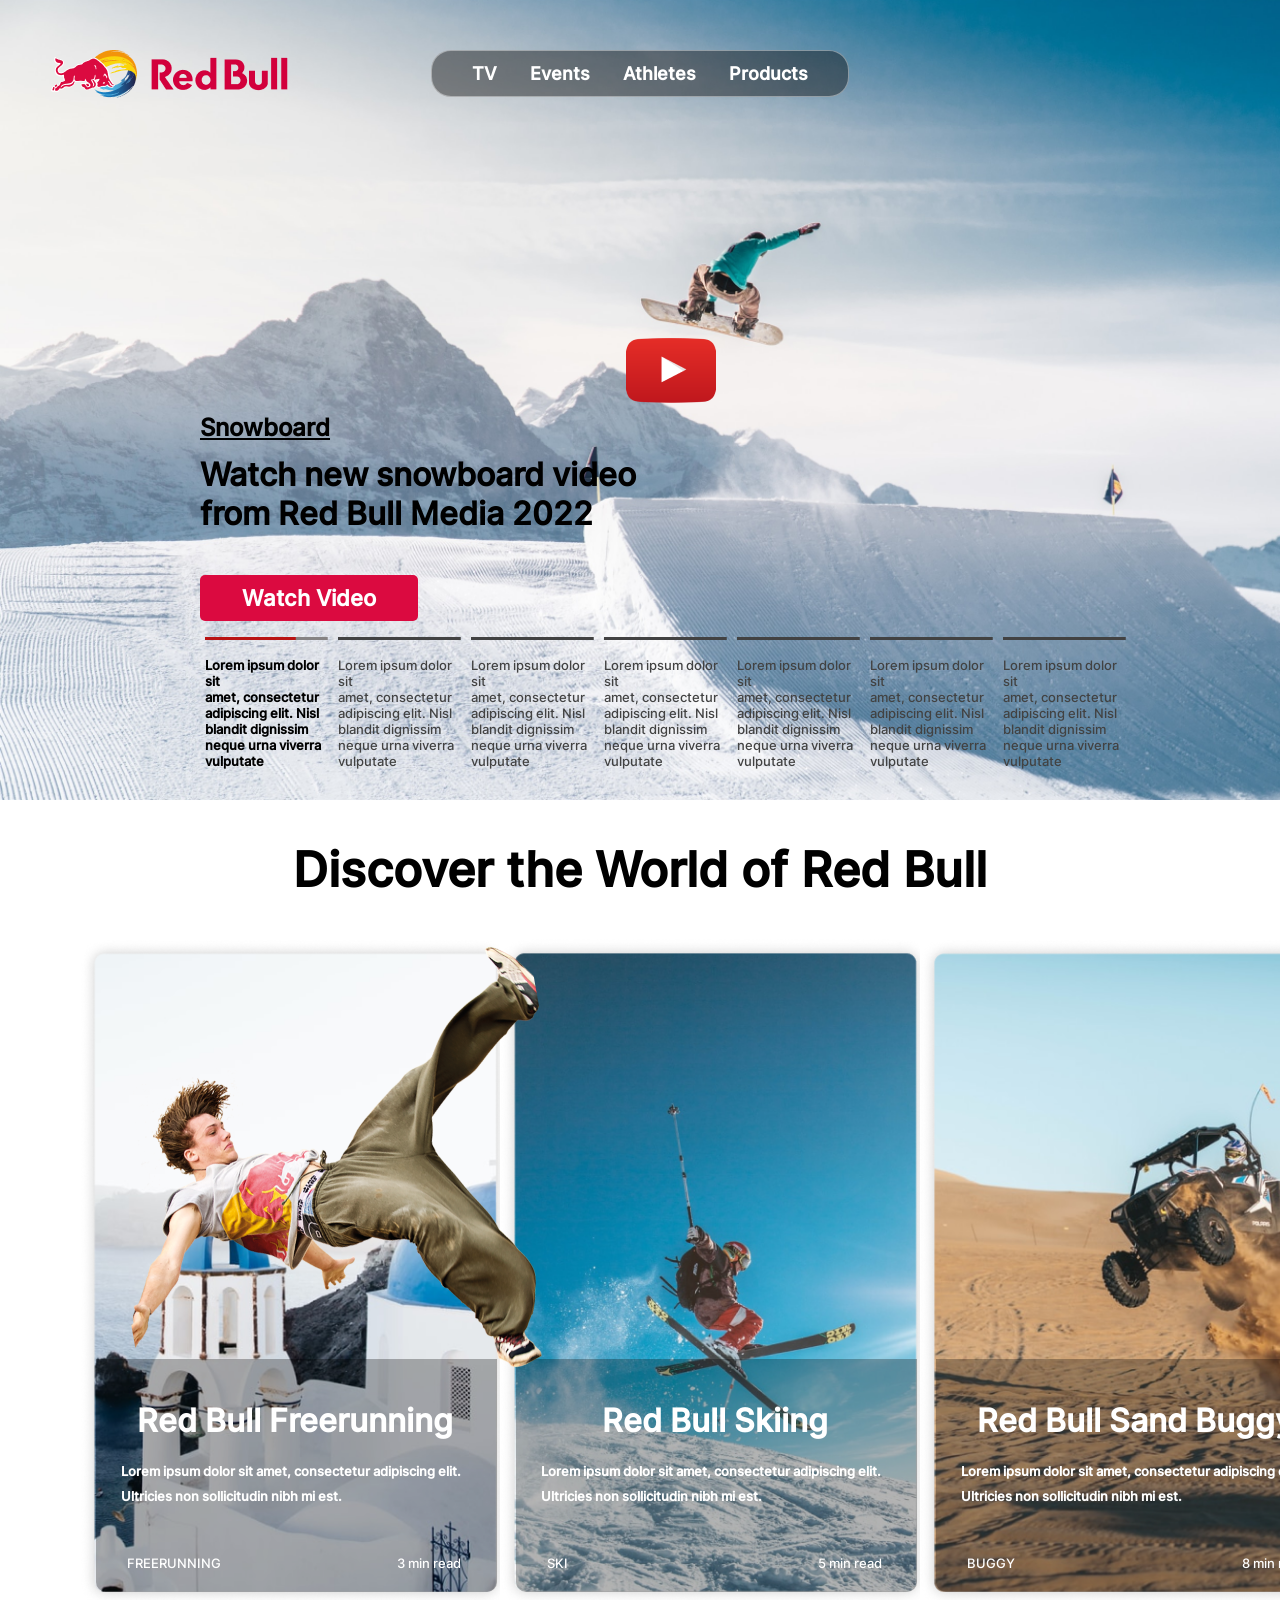
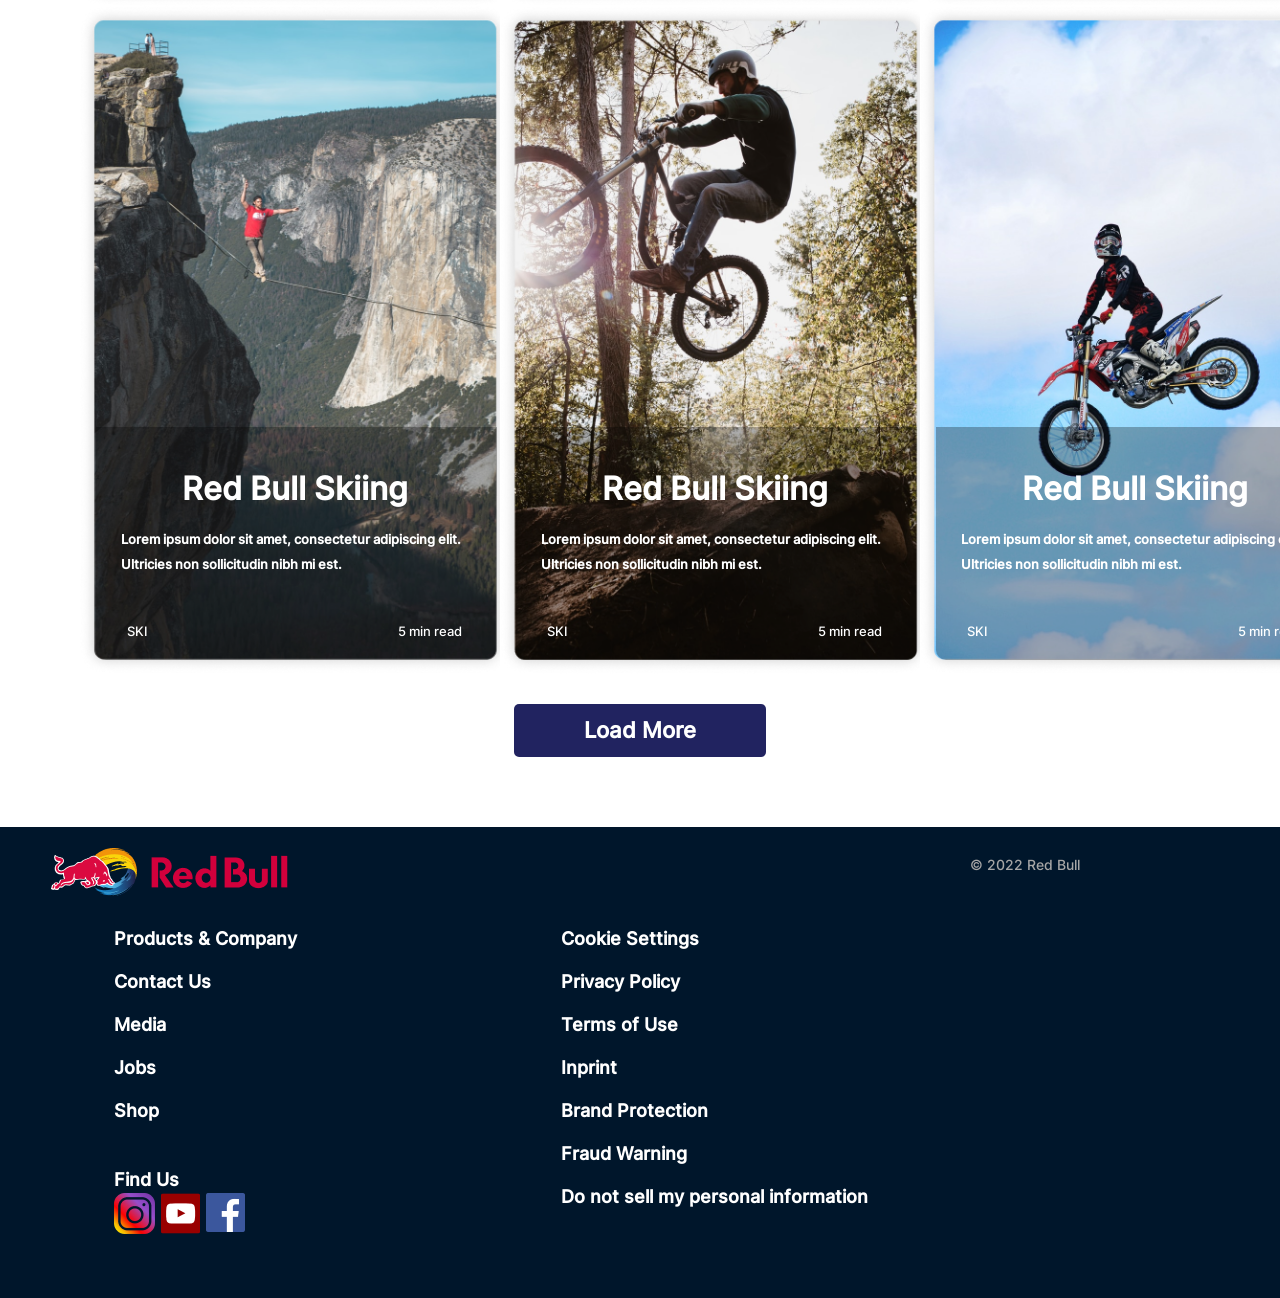
<file: index.html>
<!DOCTYPE html>
<html lang="en">
<head>
    <meta charset="UTF-8">
    <meta name="viewport" content="width=device-width, initial-scale=1.0">
    <title>Document</title>
    <link rel="stylesheet" href="style.css">
</head>
<body>
    <section class="section1">
        <img src="./img/redbullcom-logo 1.png" alt="">
        <div class="yt-logo">
            <img src="./img/YouTube_play_button_icon_(2013–2017) 1.png" alt="">
        </div>
<nav>
    <ul>
        <li>TV</li>
        <li>Events</li>
        <li>Athletes</li>
        <li>Products</li>
    </ul>
</nav>
<div class="main">
    <h5>Snowboard</h5>
    <p>Watch new snowboard video <br> from Red Bull Media 2022</p>
    <button>Watch Video</button>
</div>
<div class="main-end">
    <div>
        <svg xmlns="http://www.w3.org/2000/svg" width="123" height="3" viewBox="0 0 123 3" fill="none">
            <line y1="1.5" x2="122.745" y2="1.5" stroke="#868383" stroke-width="3"/>
            <line y1="1.5" x2="90.7572" y2="1.5" stroke="#B91313" stroke-width="3"/>
            </svg>
        <p class="diff">
            Lorem ipsum dolor sit <br> amet, consectetur <br> adipiscing elit. Nisl <br> blandit dignissim <br> neque urna viverra <br> vulputate
        </p>
    </div>
    <div>
        <svg xmlns="http://www.w3.org/2000/svg" width="123" height="3" viewBox="0 0 123 3" fill="none">
            <line y1="1.5" x2="122.745" y2="1.5" stroke="#424242" stroke-width="3"/>
            </svg>
        <p class="text">
            Lorem ipsum dolor sit <br> amet, consectetur <br> adipiscing elit. Nisl <br> blandit dignissim <br> neque urna viverra <br> vulputate
        </p>
    </div>
    <div>
        <svg xmlns="http://www.w3.org/2000/svg" width="123" height="3" viewBox="0 0 123 3" fill="none">
            <line y1="1.5" x2="122.745" y2="1.5" stroke="#424242" stroke-width="3"/>
            </svg>
        <p class="text">
            Lorem ipsum dolor sit <br> amet, consectetur <br> adipiscing elit. Nisl <br> blandit dignissim <br> neque urna viverra <br> vulputate
        </p>
    </div>
    <div>
        <svg xmlns="http://www.w3.org/2000/svg" width="123" height="3" viewBox="0 0 123 3" fill="none">
            <line y1="1.5" x2="122.745" y2="1.5" stroke="#424242" stroke-width="3"/>
            </svg>
        <p class="text">
            Lorem ipsum dolor sit <br> amet, consectetur <br> adipiscing elit. Nisl <br> blandit dignissim <br> neque urna viverra <br> vulputate
        </p>
    </div>
    <div>
        <svg xmlns="http://www.w3.org/2000/svg" width="123" height="3" viewBox="0 0 123 3" fill="none">
            <line y1="1.5" x2="122.745" y2="1.5" stroke="#424242" stroke-width="3"/>
            </svg>
        <p class="text">
            Lorem ipsum dolor sit <br> amet, consectetur <br> adipiscing elit. Nisl <br> blandit dignissim <br> neque urna viverra <br> vulputate
        </p>
    </div>
    <div>
        <svg xmlns="http://www.w3.org/2000/svg" width="123" height="3" viewBox="0 0 123 3" fill="none">
            <line y1="1.5" x2="122.745" y2="1.5" stroke="#424242" stroke-width="3"/>
            </svg>
        <p class="text">
            Lorem ipsum dolor sit <br> amet, consectetur <br> adipiscing elit. Nisl <br> blandit dignissim <br> neque urna viverra <br> vulputate
        </p>
    </div>
    <div>
        <svg xmlns="http://www.w3.org/2000/svg" width="123" height="3" viewBox="0 0 123 3" fill="none">
            <line y1="1.5" x2="122.745" y2="1.5" stroke="#424242" stroke-width="3"/>
            </svg>
        <p class="text">
            Lorem ipsum dolor sit <br> amet, consectetur <br> adipiscing elit. Nisl <br> blandit dignissim <br> neque urna viverra <br> vulputate
        </p>
    </div>

</div>
</div>

    </section>
    
        <div class="title">
            <h2>
                Discover the World of Red Bull
            </h2>
            </div>
            <section class="section2">
            <div class="cards">
            <div class="abt-redbull">
                <img src="./img/pngwing 1.png" alt="">
                <div class="frame">
                <h3>Red Bull Freerunning</h3>
               <p>Lorem ipsum dolor sit amet, consectetur adipiscing elit. Ultricies non sollicitudin nibh mi est.</p>
                <div class="spans">
                    <h6 class="txt1">FREERUNNING</h6>
                    <h6 class="txt2">3 min read</h6>
                </div>   
               
                </div>
            </div>
            <div class="abt-redbull2">
              
                <div class="frame">
                <h3>Red Bull Skiing</h3>
               <p>Lorem ipsum dolor sit amet, consectetur adipiscing elit. Ultricies non sollicitudin nibh mi est.</p>
                <div class="spans">
                    <h6 class="txt1">SKI</h6>
                    <h6 class="txt3">5 min read</h6>
                </div>   
               
                </div>
            </div>
            <div class="abt-redbull3">
                
                <div class="frame">
                <h3>Red Bull Sand Buggy</h3>
               <p>Lorem ipsum dolor sit amet, consectetur adipiscing elit. Ultricies non sollicitudin nibh mi est.</p>
                <div class="spans">
                    <h6 class="txt1">BUGGY</h6>
                    <h6 class="txt4">8 min read</h6>
                </div>    
                </div>
            </div>
            
            </div>
            <div class="bottom-cards">
            <div class="abt-redbull4">
              
                <div class="frame">
                <h3>Red Bull Skiing</h3>
               <p>Lorem ipsum dolor sit amet, consectetur adipiscing elit. Ultricies non sollicitudin nibh mi est.</p>
                <div class="spans">
                    <h6 class="txt1">SKI</h6>
                    <h6 class="txt3">5 min read</h6>
                </div>   
               
                </div>
            </div>
            <div class="abt-redbull5">
              
                <div class="frame">
                <h3>Red Bull Skiing</h3>
               <p>Lorem ipsum dolor sit amet, consectetur adipiscing elit. Ultricies non sollicitudin nibh mi est.</p>
                <div class="spans">
                    <h6 class="txt1">SKI</h6>
                    <h6 class="txt3">5 min read</h6>
                </div>   
               
                </div>
            </div>
            <div class="abt-redbull6">
              
                <div class="frame">
                <h3>Red Bull Skiing</h3>
               <p>Lorem ipsum dolor sit amet, consectetur adipiscing elit. Ultricies non sollicitudin nibh mi est.</p>
                <div class="spans">
                    <h6 class="txt1">SKI</h6>
                    <h6 class="txt3">5 min read</h6>
                </div>   
               
                </div>
            </div>
        </div>
        <div class="btn">
            <button>Load More</button>
        </div>
        
        </div>
    </section>
    <section class="section3">
        <div class="left-footer">
            <div class="date">
                <img class="footer-img" src="./img/redbullcom-logo 1.png" alt="">
                <p>© 2022 Red Bull</p>
            </div>
            
        </div>
        <div class="footer-menu">
            <div class="footer-links">
                <a href="">Products & Company</a>
                <a href="">Contact Us</a>
                <a href="">Media</a>
                <a href="">Jobs</a>
                <a href="">Shop</a>
                
                    <div class="find-us">

                    <h4>Find Us</h4>
                    <div class="webs">
                    <div>
                        <img src="./img/480px-Instagram-Icon 1.png" alt="">
                    </div>
                    <div>
                        <img src="./img/Youtube-logo-red 1.png" alt="">
                    </div>
                    <div>
                        <img src="./img/Facebook_logo_(square) 1.png" alt="">
                    </div>
                </div>
            </div>
        </div>
        <div class="footer-menu">
            <div class="footer-links">
                <a href="">Cookie Settings</a>
                <a href="">Privacy Policy</a>
                <a href="">Terms of Use</a>
                <a href="">Inprint</a>
                <a href="">Brand Protection</a>
                <a href="">Fraud Warning</a>
                <a href="">Do not sell my personal information</a>
                </div>
    </section>
</body>
</html>
</file>
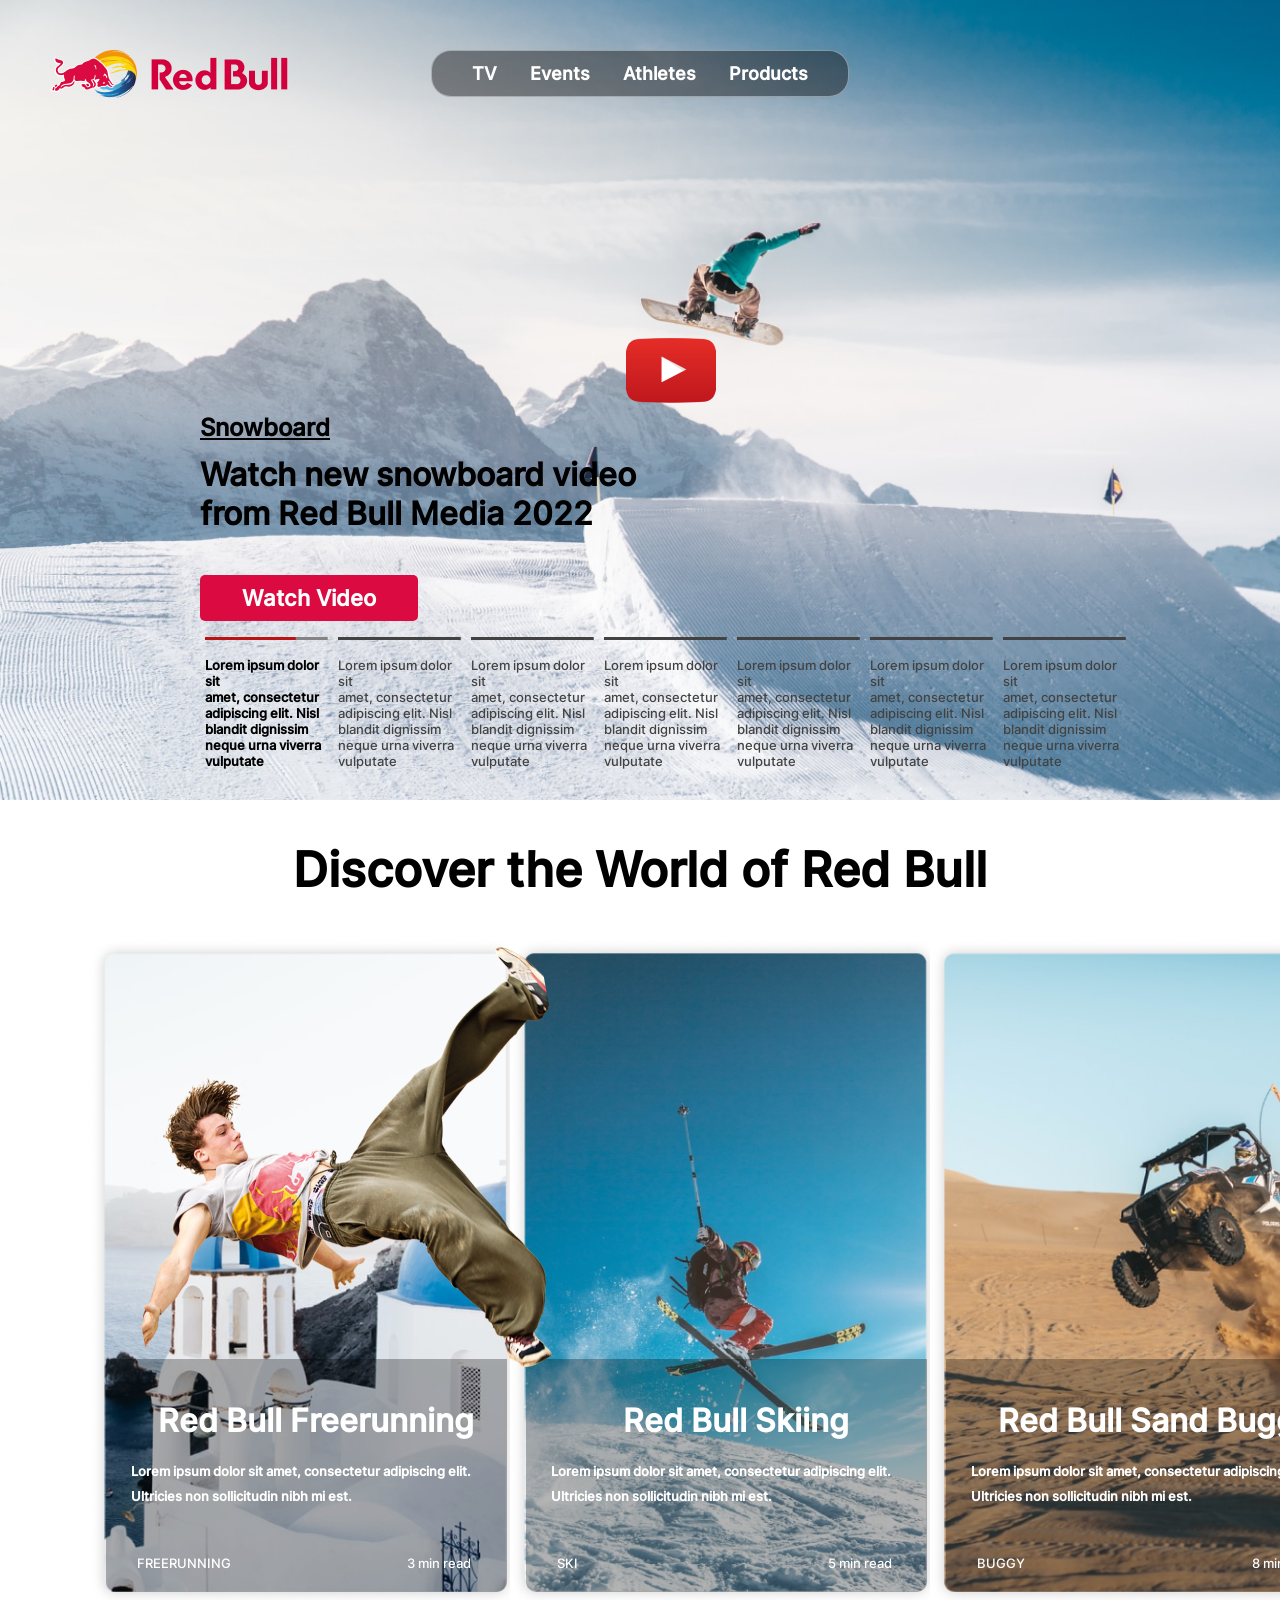
<file: landing page3/landing page3/index.html>
<!DOCTYPE html>
<html lang="en">
<head>
    <meta charset="UTF-8">
    <meta name="viewport" content="width=device-width, initial-scale=1.0">
    <title>Document</title>
    <link rel="stylesheet" href="style.css">
</head>
<body>
    <section class="section1">
        <img src="./img/redbullcom-logo 1.png" alt="">
        <div class="yt-logo">
            <img src="./img/YouTube_play_button_icon_(2013–2017) 1.png" alt="">
        </div>
<nav>
    <ul>
        <li>TV</li>
        <li>Events</li>
        <li>Athletes</li>
        <li>Products</li>
    </ul>
</nav>
<div class="main">
    <h5>Snowboard</h5>
    <p>Watch new snowboard video <br> from Red Bull Media 2022</p>
    <button>Watch Video</button>
</div>
<div class="main-end">
    <div>
        <svg xmlns="http://www.w3.org/2000/svg" width="123" height="3" viewBox="0 0 123 3" fill="none">
            <line y1="1.5" x2="122.745" y2="1.5" stroke="#868383" stroke-width="3"/>
            <line y1="1.5" x2="90.7572" y2="1.5" stroke="#B91313" stroke-width="3"/>
            </svg>
        <p class="diff">
            Lorem ipsum dolor sit <br> amet, consectetur <br> adipiscing elit. Nisl <br> blandit dignissim <br> neque urna viverra <br> vulputate
        </p>
    </div>
    <div>
        <svg xmlns="http://www.w3.org/2000/svg" width="123" height="3" viewBox="0 0 123 3" fill="none">
            <line y1="1.5" x2="122.745" y2="1.5" stroke="#424242" stroke-width="3"/>
            </svg>
        <p class="text">
            Lorem ipsum dolor sit <br> amet, consectetur <br> adipiscing elit. Nisl <br> blandit dignissim <br> neque urna viverra <br> vulputate
        </p>
    </div>
    <div>
        <svg xmlns="http://www.w3.org/2000/svg" width="123" height="3" viewBox="0 0 123 3" fill="none">
            <line y1="1.5" x2="122.745" y2="1.5" stroke="#424242" stroke-width="3"/>
            </svg>
        <p class="text">
            Lorem ipsum dolor sit <br> amet, consectetur <br> adipiscing elit. Nisl <br> blandit dignissim <br> neque urna viverra <br> vulputate
        </p>
    </div>
    <div>
        <svg xmlns="http://www.w3.org/2000/svg" width="123" height="3" viewBox="0 0 123 3" fill="none">
            <line y1="1.5" x2="122.745" y2="1.5" stroke="#424242" stroke-width="3"/>
            </svg>
        <p class="text">
            Lorem ipsum dolor sit <br> amet, consectetur <br> adipiscing elit. Nisl <br> blandit dignissim <br> neque urna viverra <br> vulputate
        </p>
    </div>
    <div>
        <svg xmlns="http://www.w3.org/2000/svg" width="123" height="3" viewBox="0 0 123 3" fill="none">
            <line y1="1.5" x2="122.745" y2="1.5" stroke="#424242" stroke-width="3"/>
            </svg>
        <p class="text">
            Lorem ipsum dolor sit <br> amet, consectetur <br> adipiscing elit. Nisl <br> blandit dignissim <br> neque urna viverra <br> vulputate
        </p>
    </div>
    <div>
        <svg xmlns="http://www.w3.org/2000/svg" width="123" height="3" viewBox="0 0 123 3" fill="none">
            <line y1="1.5" x2="122.745" y2="1.5" stroke="#424242" stroke-width="3"/>
            </svg>
        <p class="text">
            Lorem ipsum dolor sit <br> amet, consectetur <br> adipiscing elit. Nisl <br> blandit dignissim <br> neque urna viverra <br> vulputate
        </p>
    </div>
    <div>
        <svg xmlns="http://www.w3.org/2000/svg" width="123" height="3" viewBox="0 0 123 3" fill="none">
            <line y1="1.5" x2="122.745" y2="1.5" stroke="#424242" stroke-width="3"/>
            </svg>
        <p class="text">
            Lorem ipsum dolor sit <br> amet, consectetur <br> adipiscing elit. Nisl <br> blandit dignissim <br> neque urna viverra <br> vulputate
        </p>
    </div>

</div>
</div>

    </section>
    
        <div class="title">
            <h2>
                Discover the World of Red Bull
            </h2>
            </div>
            <section class="section2">
            <div class="cards">
            <div class="abt-redbull">
                <img src="./img/pngwing 1.png" alt="">
                <div class="frame">
                <h3>Red Bull Freerunning</h3>
               <p>Lorem ipsum dolor sit amet, consectetur adipiscing elit. Ultricies non sollicitudin nibh mi est.</p>
                <div class="spans">
                    <h6 class="txt1">FREERUNNING</h6>
                    <h6 class="txt2">3 min read</h6>
                </div>   
               
                </div>
            </div>
            <div class="abt-redbull2">
              
                <div class="frame">
                <h3>Red Bull Skiing</h3>
               <p>Lorem ipsum dolor sit amet, consectetur adipiscing elit. Ultricies non sollicitudin nibh mi est.</p>
                <div class="spans">
                    <h6 class="txt1">SKI</h6>
                    <h6 class="txt3">5 min read</h6>
                </div>   
               
                </div>
            </div>
            <div class="abt-redbull3">
                
                <div class="frame">
                <h3>Red Bull Sand Buggy</h3>
               <p>Lorem ipsum dolor sit amet, consectetur adipiscing elit. Ultricies non sollicitudin nibh mi est.</p>
                <div class="spans">
                    <h6 class="txt1">BUGGY</h6>
                    <h6 class="txt4">8 min read</h6>
                </div>   
               
                </div>
            </div>
            
            
            </div>
        </div>
    </section>
</body>
</html>
</file>
<file: style.css>
@font-face{
    font-family: "inter";
    src: url(./fonts/Inter-Medium.ttf);
}
*{
    box-sizing: border-box;
}
body{
   margin: 0;
   
}
.section1{
    padding-right: 200px;
    padding-left: 200px;
    margin: 0;
    width: 100%;
    height: 800px;
    background-image: url(./img/Rectangle\ 1.png);
    background-repeat: no-repeat;
    background-size: cover;

}
.section1 img{
    position: absolute;
    margin-top: 50px;
    left: 50px;
}
.yt-logo{
   position: absolute;
   top: 32%;
   left: 45%;
}



nav{
    display: flex;
    justify-content: center;
    align-items: center;
}
ul{
    display: flex;
    gap: 33px;
    align-items: center;
    border-radius: 20px;
    border: 1px solid rgba(255, 255, 255, 0.40);
    background: rgba(0, 0, 0, 0.41);
    width: 418px;
    height: 47px;
    margin-top: 50px;
}
li{
   list-style: none;
   color: #FFF;
   text-align: center;
   font-family: "inter";
   font-size: 18px;
   font-style: normal;
   font-weight: 700;
   line-height: normal;
}
.main{
    margin-top: 300px;
    
}
.main h5{
    color: #000;
    font-family: "inter";
    text-decoration: underline;
    font-size: 24px;
    font-style: normal;
    font-weight: 700;
    line-height: normal;
    margin: 0;
    
}
.main p{
    color: #000;
    font-family: "inter";
    font-size: 32px;
    font-weight: 600;
    margin-top: 13px;
    
    
}
.main button{
    width: 218px;
    height: 46px;
    flex-shrink: 0;
    border-radius: 5px;
    background: #DB0A40;
    border: none;
    color: #FFF;
    text-align: center;
    font-family: "inter";
    font-size: 22px;
    font-weight: 700;
    margin-top: 10px;
}

.main-end{
    display: flex;
    justify-content: space-between;
    align-items: center;

}
.main-end div{
    width: 100%;
margin: 5px;
}
.diff{
    color: #000;
    font-family: "inter";
    font-size: 13px;
    font-style: normal;
    font-weight: 700;
    line-height: normal;
}
.diff{
    color: #000;
font-family: "inter";
font-size: 13px;
font-style: normal;
font-weight: 700;
line-height: normal;
}
.text{
    color: #424242;
    font-family: "inter";
    font-size: 13px;
    font-style: normal;
    font-weight: 400;
    line-height: normal;
}

/*       SECTION 2           */
.section2{
    padding-left:80px ;
    padding-right:  80px; 
    
    
}
.title{
    display: flex;
    flex-direction: column;
    justify-content: center;
    color: #000;
    text-align: center;
    font-family: "inter";
    font-size: 32px;
    font-weight: 700;
    width: 100%;
}
.cards{
    display: flex;
   justify-content: space-between;
    align-items: center;
}

.abt-redbull{
    background-image: url(./img/1.png);
    background-repeat: no-repeat;
    background-size: cover;
    width: 419.889px;
    height: 667.523px;
    flex-shrink: 0;
    border-radius: 10px;
    display: flex;
    
}
.abt-redbull2{
    background-image: url(./img/2.png);
    background-repeat: no-repeat;
    background-size: cover;
    width: 419.889px;
    height: 667.523px;
    flex-shrink: 0;
    border-radius: 10px;
    display: flex;
    
}
.abt-redbull3{
    background-image: url(./img/3.png);
    background-repeat: no-repeat;
    background-size: cover;
    width: 419.889px;
    height: 667.523px;
    flex-shrink: 0;
    border-radius: 10px;
    display: flex;
    
}
.abt-redbull4{
    background-image: url(./img/4.png);
    background-repeat: no-repeat;
    background-size: cover;
    width: 419.889px;
    height: 667.523px;
    flex-shrink: 0;
    border-radius: 10px;
    display: flex;
}
.abt-redbull5{
    background-image: url(./img/5.png);
    background-repeat: no-repeat;
    background-size: cover;
    width: 419.889px;
    height: 667.523px;
    flex-shrink: 0;
    border-radius: 10px;
    display: flex;
}
.abt-redbull6{
    background-image: url(./img/6.png);
    background-repeat: no-repeat;
    background-size: cover;
    width: 419.889px;
    height: 667.523px;
    flex-shrink: 0;
    border-radius: 10px;
    display: flex;
}
.abt-redbull img{
    position: absolute;
}
.frame{
    width: 400.889px;
    height: 232.828px;
    margin-left: 16px;
    flex-shrink: 0;
    border-radius: 0px 0px 10px 10px;
    background: rgba(0, 0, 0, 0.29);
    margin-top: auto;
    margin-bottom: 14px;
    
}
.frame h3{
    display: flex;
    width: 397.889px;
    height: 102.791px;
    flex-direction: column;
    justify-content: center;
    color: #FFF;
    text-align: center;
    font-family: "inter";
    font-size: 32px;
    font-weight: 700;
    margin-top: 10px;
}
.frame p{
    width: 378.013px;
    height: 61.922px;
    margin-top: -45px;
    margin-left: 25px;
    color: #FFF;
    font-family: "inter";
    flex-shrink: 0;
    text-align: left;
    font-size: 13px;
    font-weight: 700;
    line-height: 25px; /* 192.308% */
}
.txt{
    display: flex;
    width: 129.023px;
    height: 19.815px;
    flex-direction: column;
    justify-content: space-between;
    color: #FFF;
    font-family: "inter";
    font-size: 13px;
    font-style: normal;
    font-weight: 700;
    line-height: 25px; /* 192.308% */
}
.spans{
    display: flex;
    gap: 145px;
    align-items: center;
}
.txt1{
    color: #FFF;
    font-family: "inter";
    font-size: 13px;
    font-style: normal;
    font-weight: 400;
    line-height: 25px; /* 192.308% */
    margin-top: 17px;
    margin-left: 31px;
}
.txt2{
    color: #FFF;
    font-family: "inter";
    font-size: 13px;
    font-style: normal;
    font-weight: 400;
    line-height: 25px; /* 192.308% */
    margin-top: 17px;
    margin-left: 31px;
}
.txt3{
    color: #FFF;
    font-family: "inter";
    font-size: 13px;
    font-style: normal;
    font-weight: 400;
    line-height: 25px; /* 192.308% */
    margin-top: 17px;
    margin-left: 105px;
}
.txt4{
    color: #FFF;
    font-family: "inter";
    font-size: 13px;
    font-style: normal;
    font-weight: 400;
    line-height: 25px; /* 192.308% */
    margin-top: 17px;
    margin-left: 82px;
}
.bottom-cards{
    display: flex;
    justify-content: space-between;
    align-items: center;
}
.btn{
    display: flex;
    justify-content: center;
    align-items: center;
    margin-top: 30px;
}
.btn button{
    width: 251.174px;
    height: 53px;
    flex-shrink: 0;
    background-color: #212360;
    color: #FFF;
    text-align: center;
    font-family: "inter";
    font-size: 22px;
    font-weight: 700;
    border: none;
    border-radius: 5px;
}
/*       SECTION3           */
.section3{
    width: 100%;
    height: 471px;
    flex-shrink: 0;
    background: #00162B;
    margin-top: 70px;
    padding-left:80px ;
    padding-right:  80px; 
}
.footer-img{
    margin-top: 6px;
    position: absolute;
    left: 50px;
}
.date{
    display: flex;
    justify-content: end;
    padding-top: 15px;
    padding-left: 70px;
    padding-right: 120px;
}
.date p{
    color: #A6A6A6;

    font-family: "inter";
    font-size: 14px;
    font-style: normal;
    font-weight: 400;
    line-height: normal;
}

.footer-links{
    margin-top: 19px;
    padding-left: 34px;
}
.footer-links a{
    display:block;
    color: #FFF;
    text-decoration: none;
    font-family: "inter";
    font-size: 18px;
    font-style: normal;
    font-weight: 700;
    line-height: normal;
    margin-top: 22px;
}
.find-us{
    margin-top: 48px;
}
.find-us h4{
    margin: 0;
    color: #FFF;
    font-family: "inter";
    font-size: 18px;
    font-style: normal;
    font-weight: 700;
    line-height: normal;
}
.webs{
    display: flex;
    margin-top: 3px;
    gap: 6px;
       
}
.footer-menu{
    display: flex;
   gap: 230px
   ;
}
</file>
<file: landing page3/landing page3/style.css>
@font-face{
    font-family: "inter";
    src: url(./fonts/Inter-Medium.ttf);
}
*{
    box-sizing: border-box;
}
body{
   margin: 0;
   
}
.section1{
    padding-right: 200px;
    padding-left: 200px;
    margin: 0;
    width: 100%;
    height: 800px;
    background-image: url(./img/Rectangle\ 1.png);
    background-repeat: no-repeat;
    background-size: cover;

}
.section1 img{
    position: absolute;
    margin-top: 50px;
    left: 50px;
}
.yt-logo{
   position: absolute;
   top: 32%;
   left: 45%;
}



nav{
    display: flex;
    justify-content: center;
    align-items: center;
}
ul{
    display: flex;
    gap: 33px;
    align-items: center;
    border-radius: 20px;
    border: 1px solid rgba(255, 255, 255, 0.40);
    background: rgba(0, 0, 0, 0.41);
    width: 418px;
    height: 47px;
    margin-top: 50px;
}
li{
   list-style: none;
   color: #FFF;
   text-align: center;
   font-family: "inter";
   font-size: 18px;
   font-style: normal;
   font-weight: 700;
   line-height: normal;
}
.main{
    margin-top: 300px;
    
}
.main h5{
    color: #000;
    font-family: "inter";
    text-decoration: underline;
    font-size: 24px;
    font-style: normal;
    font-weight: 700;
    line-height: normal;
    margin: 0;
    
}
.main p{
    color: #000;
    font-family: "inter";
    font-size: 32px;
    font-weight: 600;
    margin-top: 13px;
    
    
}
.main button{
    width: 218px;
    height: 46px;
    flex-shrink: 0;
    border-radius: 5px;
    background: #DB0A40;
    border: none;
    color: #FFF;
    text-align: center;
    font-family: "inter";
    font-size: 22px;
    font-weight: 700;
    margin-top: 10px;
}

.main-end{
    display: flex;
    justify-content: space-between;
    align-items: center;

}
.main-end div{
    width: 100%;
margin: 5px;
}
.diff{
    color: #000;
    font-family: "inter";
    font-size: 13px;
    font-style: normal;
    font-weight: 700;
    line-height: normal;
}
.diff{
    color: #000;
font-family: "inter";
font-size: 13px;
font-style: normal;
font-weight: 700;
line-height: normal;
}
.text{
    color: #424242;
    font-family: "inter";
    font-size: 13px;
    font-style: normal;
    font-weight: 400;
    line-height: normal;
}

/*       SECTION 2           */
.section2{
    padding-left:90px ;
    padding-right:  90px; 
    
}
.title{
    display: flex;
    flex-direction: column;
    justify-content: center;
    color: #000;
    text-align: center;
    font-family: "inter";
    font-size: 32px;
    font-weight: 700;
    width: 100%;
}
.cards{
    width: 100%;
    display: flex;
   justify-content: space-between;
    align-items: center;
}
.abt-redbull{
    background-image: url(./img/1.png);
    background-repeat: no-repeat;
    background-size: cover;
    width: 419.889px;
    height: 667.523px;
    flex-shrink: 0;
    border-radius: 10px;
    display: flex;
    
}
.abt-redbull2{
    background-image: url(./img/2.png);
    background-repeat: no-repeat;
    background-size: cover;
    width: 419.889px;
    height: 667.523px;
    flex-shrink: 0;
    border-radius: 10px;
    display: flex;
    
}
.abt-redbull3{
    background-image: url(./img/3.png);
    background-repeat: no-repeat;
    background-size: cover;
    width: 419.889px;
    height: 667.523px;
    flex-shrink: 0;
    border-radius: 10px;
    display: flex;
    
}
.abt-redbull img{
    position: absolute;
}
.frame{
    width: 400.889px;
    height: 232.828px;
    margin-left: 16px;
    flex-shrink: 0;
    border-radius: 0px 0px 10px 10px;
    background: rgba(0, 0, 0, 0.29);
    margin-top: auto;
    margin-bottom: 14px;
    
}
.frame h3{
    display: flex;
    width: 419.889px;
    height: 102.791px;
    flex-direction: column;
    justify-content: center;
    color: #FFF;
    text-align: center;
    font-family: "inter";
    font-size: 32px;
    font-weight: 700;
    margin-top: 10px;
}
.frame p{
    width: 378.013px;
    height: 61.922px;
    margin-top: -45px;
    margin-left: 25px;
    color: #FFF;
    font-family: "inter";
    flex-shrink: 0;
    text-align: left;
    font-size: 13px;
    font-weight: 700;
    line-height: 25px; /* 192.308% */
}
.txt{
    display: flex;
    width: 129.023px;
    height: 19.815px;
    flex-direction: column;
    justify-content: space-between;
    color: #FFF;
    font-family: "inter";
    font-size: 13px;
    font-style: normal;
    font-weight: 700;
    line-height: 25px; /* 192.308% */
}
.spans{
    display: flex;
    gap: 145px;
    align-items: center;
}
.txt1{
    color: #FFF;
    font-family: "inter";
    font-size: 13px;
    font-style: normal;
    font-weight: 400;
    line-height: 25px; /* 192.308% */
    margin-top: 17px;
    margin-left: 31px;
}
.txt2{
    color: #FFF;
    font-family: "inter";
    font-size: 13px;
    font-style: normal;
    font-weight: 400;
    line-height: 25px; /* 192.308% */
    margin-top: 17px;
    margin-left: 31px;
}
.txt3{
    color: #FFF;
    font-family: "inter";
    font-size: 13px;
    font-style: normal;
    font-weight: 400;
    line-height: 25px; /* 192.308% */
    margin-top: 17px;
    margin-left: 105px;
}
.txt4{
    color: #FFF;
    font-family: "inter";
    font-size: 13px;
    font-style: normal;
    font-weight: 400;
    line-height: 25px; /* 192.308% */
    margin-top: 17px;
    margin-left: 82px;
}
</file>
